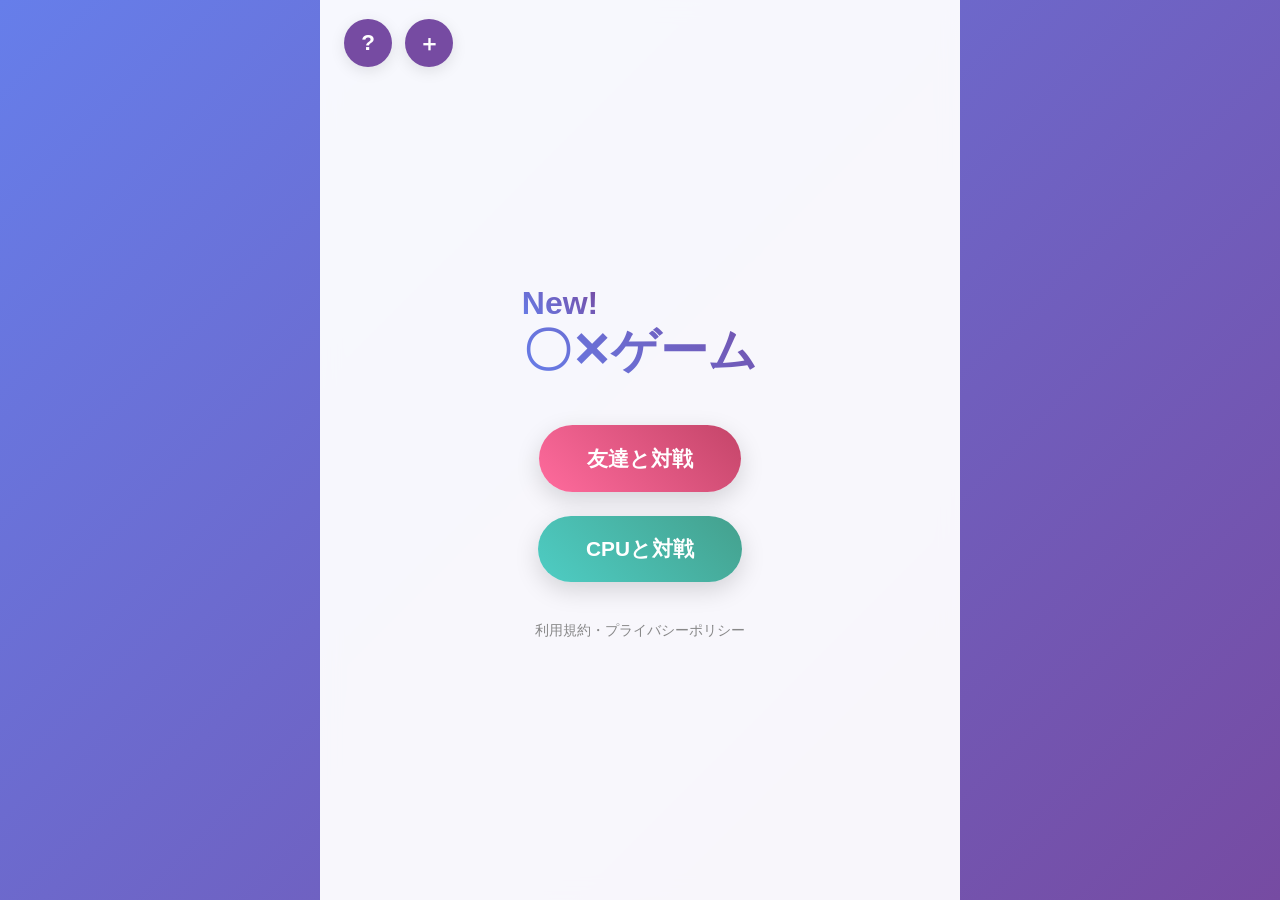
<file: index.html>
<!DOCTYPE html>
<html lang="ja">
<head>
    <meta charset="UTF-8">
    <meta name="viewport" content="width=device-width, initial-scale=1.0, maximum-scale=1.0, user-scalable=no">
    <title>New! 〇✕ゲーム</title>
    <link rel="stylesheet" href="style.css">
    
    <!-- PWA用の設定 -->
    <link rel="manifest" href="manifest.json">
    <meta name="theme-color" content="#667eea">
    <!-- iOS用のアイコン指定 -->
    <link rel="apple-touch-icon" href="icon-192x192.png">
</head>
<body>
    <div class="main-container">
        <div class="main-screen" id="main-screen">
            <div class="header-action-group">
                <button id="help-btn" class="help-btn">?</button>
                <button id="settings-btn" class="help-btn">＋</button>
            </div>
            
            <div class="main-content">
                <h1 class="title"><span class="title-new">New!</span><br><span class="title-main">〇✕ゲーム</span></h1>
                
                <div class="game-mode-buttons">
                    <button id="play-2p-btn" class="play-btn play-2p-btn">友達と対戦</button>
                    <button id="play-cpu-btn" class="play-btn play-cpu-btn">CPUと対戦</button>
                </div>

                <div class="terms-link-container">
                    <a href="terms.html" class="terms-link">利用規約・プライバシーポリシー</a>
                </div>
            </div>
        </div>

        <div class="cpu-selection-screen" id="cpu-selection-screen" style="display: none;">
            <button id="back-to-main-from-cpu-btn" class="back-btn header-back-btn">＜</button>
            <div class="cpu-selection-content">
                <h2 class="cpu-title" id="setup-screen-title">対戦モード設定</h2>
                
                <p class="cpu-subtitle">1. 盤面の大きさを選択してください</p>
                <div class="difficulty-options">
                    <button id="board-6x6-btn" class="speed-toggle-btn active">６×６</button>
                    <button id="board-7x7-btn" class="speed-toggle-btn">７×７</button>
                </div>

                <div id="p2-only-setup-options" style="display: none;">
                    <p class="cpu-subtitle">2. 勝利条件を選択して下さい</p>
                    <div class="difficulty-options">
                        <button id="match-1-btn" class="speed-toggle-btn active">１本先取</button>
                        <button id="match-2-btn" class="speed-toggle-btn">２本先取</button>
                        <button id="match-3-btn" class="speed-toggle-btn">３本先取</button>
                    </div>
                </div>

                <div id="cpu-only-setup-options">
                    <p class="cpu-subtitle">2. CPUの難易度を選択してください</p>
                    <div class="difficulty-options">
                        <button id="diff-easy-btn" class="speed-toggle-btn active">イージー</button>
                        <button id="diff-normal-btn" class="speed-toggle-btn">ノーマル</button>
                        <button id="diff-hard-btn" class="speed-toggle-btn">ハード</button>
                    </div>

                    <p class="cpu-subtitle">3. 先手・後手を選択してください</p>
                    <div class="difficulty-options">
                        <button id="cpu-first-btn" class="speed-toggle-btn active">先手 (あなた)</button>
                        <button id="cpu-second-btn" class="speed-toggle-btn">後手 (CPU)</button>
                        <button id="cpu-random-btn" class="speed-toggle-btn">ランダム</button>
                    </div>
                </div>

                <div class="cpu-options" style="margin-top: 2rem;">
                    <button id="game-start-final-btn" class="cpu-option-btn cpu-first-btn" style="justify-content: center;">
                        <span class="option-text">対戦スタート！</span>
                    </button>
                </div>
            </div>
        </div>

        <div class="game-screen" id="game-screen" style="display: none;">
            <div class="game-header">
                <div class="header-action-group-game">
                    <button id="help-btn-game" class="help-btn">?</button>
                    <button id="settings-btn-game" class="help-btn">＋</button>
                </div>
                <button id="back-to-main-from-game-btn" class="back-btn">＜</button>
            </div>

            <div class="gravity-section">
                <button id="gravity-btn" class="gravity-btn">重力</button>
                <div class="gravity-directions" id="gravity-directions" style="display: none;">
                    <button class="direction-btn" data-direction="up">↑</button>
                    <button class="direction-btn" data-direction="left">←</button>
                    <button class="direction-btn" data-direction="right">→</button>
                    <button class="direction-btn" data-direction="down">↓</button>
                </div>
            </div>

            <div class="game-board" id="game-board"></div>
            
            <div class="match-scoreboard" id="match-scoreboard" style="display: none;">
                <span class="score-box o-score">〇 <span id="score-o-display">0</span></span>
                <span class="score-divider">ー</span>
                <span class="score-box x-score"><span id="score-x-display">0</span> ✕</span>
                <div class="match-target-text" id="match-target-text">（2本先取）</div>
            </div>

            <div class="game-info">
                <div class="status" id="status">〇の番です</div>
            </div>
            
            <div class="controls">
                <button id="undo-btn" class="control-action-btn undo-btn" disabled>１手戻る</button>
                <button id="reset-btn" class="control-action-btn reset-btn">リセット</button>
            </div>
        </div>
        
        <div class="help-modal" id="help-modal">
            <div class="modal-content">
                <div class="modal-header">
                    <h2>ヘルプ</h2>
                    <button id="close-help-btn" class="close-btn">×</button>
                </div>
                <div class="help-content">
                    <div class="help-section">
                        <h3>ゲームルール</h3>
                        <div class="rules-content">
                            <div class="rule-item-visual">
                                <div class="rule-left">
                                    <span class="rule-icon">🏆</span>
                                    <span class="rule-text"><strong>４つ並べると勝利</strong><br>縦・横・斜めのいずれかに自分のコマを４つ以上並べると勝利です。</span>
                                </div>
                                <div class="visual-diagram">
                                    <div class="diag-cell o">〇</div><div class="diag-cell o">〇</div><div class="diag-cell o">〇</div><div class="diag-cell o">〇</div>
                                </div>
                            </div>
                            <div class="rule-item-visual">
                                <div class="rule-left">
                                    <span class="rule-icon">👻</span>
                                    <span class="rule-text"><strong>ちょうど３つで消滅</strong><br>コマが３つ並んでしまうと、その３つのコマは消滅します。</span>
                                </div>
                                <div class="visual-diagram responsive-diagram-box">
                                    <div class="diag-row-group">
                                        <div class="diag-cell x">✕</div><div class="diag-cell x">✕</div><div class="diag-cell x">✕</div>
                                    </div>
                                    <div class="diag-arrow-down">↓</div>
                                    <div class="diag-row-group">
                                        <div class="diag-cell ghost"></div><div class="diag-cell ghost"></div><div class="diag-cell ghost"></div>
                                    </div>
                                </div>
                            </div>
                            <div class="rule-item-visual">
                                <div class="rule-left">
                                    <span class="rule-icon">🌎</span>
                                    <span class="rule-text wrap-text"><strong>重力</strong><br>盤面にある全てのコマを任意の方向に移動できます。移動後に３つ揃った場合は画像のような効果が発生します。使用回数は設定で変更可能です（デフォルト1回）。</span>
                                </div>
                                <div class="visual-flow-container">
                                    <div class="flow-step-block">
                                        <div class="step-title">1. 元の盤面</div>
                                        <div class="diagram-grid-4">
                                            <div class="diag-cell empty"></div><div class="diag-cell empty"></div><div class="diag-cell x">✕</div><div class="diag-cell empty"></div>
                                            <div class="diag-cell x">✕</div><div class="diag-cell empty"></div><div class="diag-cell o">〇</div><div class="diag-cell empty"></div>
                                            <div class="diag-cell o">〇</div><div class="diag-cell empty"></div><div class="diag-cell empty"></div><div class="diag-cell x">✕</div>
                                            <div class="diag-cell empty"></div><div class="diag-cell o">〇</div><div class="diag-cell empty"></div><div class="diag-cell empty"></div>
                                        </div>
                                    </div>
                                    <div class="flow-step-block">
                                        <div class="step-title">2. 重力の使用</div>
                                        <div class="diagram-grid-4">
                                            <div class="diag-cell empty"></div><div class="diag-cell empty"></div><div class="diag-cell empty"></div><div class="diag-cell empty"></div>
                                            <div class="diag-cell empty"></div><div class="diag-cell empty"></div><div class="diag-cell empty"></div><div class="diag-cell empty"></div>
                                            <div class="diag-cell x">✕</div><div class="diag-cell empty"></div><div class="diag-cell x">✕</div><div class="diag-cell empty"></div>
                                            <div class="diag-cell o">〇</div><div class="diag-cell o">〇</div><div class="diag-cell o">〇</div><div class="diag-cell x">✕</div>
                                        </div>
                                        <div class="step-desc-danger">(下方向に重力を使用)</div>
                                    </div>
                                    <div class="flow-step-block">
                                        <div class="step-title">3. ３つで消滅</div>
                                        <div class="diagram-grid-4">
                                            <div class="diag-cell empty"></div><div class="diag-cell empty"></div><div class="diag-cell empty"></div><div class="diag-cell empty"></div>
                                            <div class="diag-cell empty"></div><div class="diag-cell empty"></div><div class="diag-cell empty"></div><div class="diag-cell empty"></div>
                                            <div class="diag-cell x">✕</div><div class="diag-cell empty"></div><div class="diag-cell x">✕</div><div class="diag-cell empty"></div>
                                            <div class="diag-cell ghost"></div><div class="diag-cell ghost"></div><div class="diag-cell ghost"></div><div class="diag-cell x">✕</div>
                                        </div>
                                        <div class="step-desc-purple">(３つの〇が消滅)</div>
                                    </div>
                                    <div class="flow-step-block">
                                        <div class="step-title">4. 重力終了</div>
                                        <div class="diagram-grid-4">
                                            <div class="diag-cell empty"></div><div class="diag-cell empty"></div><div class="diag-cell empty"></div><div class="diag-cell empty"></div>
                                            <div class="diag-cell empty"></div><div class="diag-cell empty"></div><div class="diag-cell empty"></div><div class="diag-cell empty"></div>
                                            <div class="diag-cell empty"></div><div class="diag-cell empty"></div><div class="diag-cell empty"></div><div class="diag-cell empty"></div>
                                            <div class="diag-cell x">✕</div><div class="diag-cell empty"></div><div class="diag-cell x">✕</div><div class="diag-cell x">✕</div>
                                        </div>
                                        <div class="step-desc-success">(空いたマスを埋める)</div>
                                    </div>
                                </div>
                            </div>
                        </div>
                    </div>
                    <div class="help-section">
                        <h3>フィードバック</h3>
                        <div class="feedback-content">
                            <p>質問や感想、意見があればこのリンクからお願いします。</p>
                            <a href="https://forms.gle/ToWwrxpobhStJWzk7" target="_blank" class="feedback-link">https//feedbackhakokokara</a>
                        </div>
                    </div>
                </div>
            </div>
        </div>

        <div class="help-modal" id="settings-modal">
            <div class="modal-content" style="max-width: 400px;">
                <div class="modal-header">
                    <h2>設定</h2>
                    <button id="close-settings-btn" class="close-btn">×</button>
                </div>
                <div class="help-content">
                    <div class="help-section">
                        <h3>ガイド機能</h3>
                        <div class="settings-row">
                            <button id="guide-on-btn" class="speed-toggle-btn active">ON</button>
                            <button id="guide-off-btn" class="speed-toggle-btn">OFF</button>
                        </div>
                        <p style="font-size: 0.8rem; color: #666; margin-top: 5px; text-align: left; line-height: 1.3;">※ONにすると、３つ揃って消滅するマスの事前警告や、重力ボタンの長押しで重力による移動後の盤面が表示されます。</p>
                    </div>
                    <div class="help-section">
                        <h3>重力の使用回数</h3>
                        <div class="settings-row" style="grid-template-columns: 1fr 1fr 1fr; margin-top: 5px;">
                            <button id="gravity-0-btn" class="speed-toggle-btn">0回</button>
                            <button id="gravity-1-btn" class="speed-toggle-btn active">1回</button>
                            <button id="gravity-2-btn" class="speed-toggle-btn">2回</button>
                        </div>
                        <p style="font-size: 0.8rem; color: #666; margin-top: 5px; text-align: left; line-height: 1.3;">※1ゲーム中に各プレイヤーが使用できる重力の回数です。※設定は次回のゲーム（リセット）から適用されます。</p>
                    </div>
                    <div class="help-section">
                        <h3>テーマカラー</h3>
                        <div class="settings-row">
                            <button id="theme-default-btn" class="speed-toggle-btn active">デフォルト</button>
                            <button id="theme-dark-btn" class="speed-toggle-btn">ダーク</button>
                        </div>
                    </div>
                </div>
            </div>
        </div>
        
        <div class="winner-modal" id="winner-modal" style="display: none;">
            <div class="modal-content">
                <h2 id="winner-text">〇が勝ちました！</h2>
                <div class="winner-modal-buttons">
                    <button id="play-again-btn" class="play-again-btn">次の試合へ</button>
                    <button id="back-to-main-btn" class="back-btn">メインに戻る</button>
                </div>
            </div>
        </div>

        <div id="loading-indicator" class="loading-overlay">
            <div class="loading-spinner"></div>
            <p>重力処理中...</p>
        </div>

    </div>
    
    <!-- サービスワーカーの登録 -->
    <script>
        if ('serviceWorker' in navigator) {
            window.addEventListener('load', () => {
                navigator.serviceWorker.register('./sw.js')
                    .then(registration => {
                        console.log('ServiceWorker registration successful with scope: ', registration.scope);
                    })
                    .catch(err => {
                        console.log('ServiceWorker registration failed: ', err);
                    });
            });
        }
    </script>
    <script src="script.js"></script>
</body>
</html>
</file>
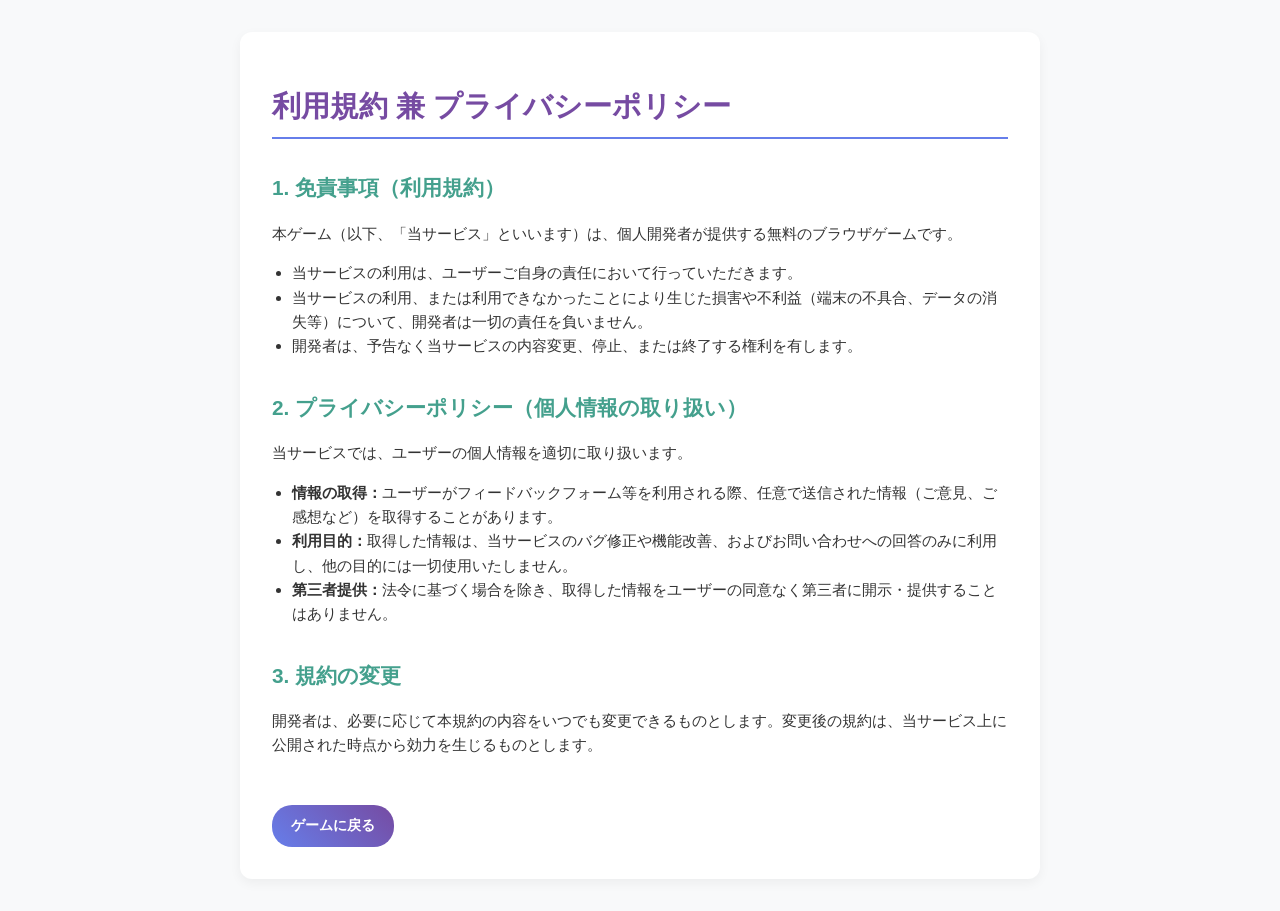
<file: terms.html>
<!DOCTYPE html>
<html lang="ja">
<head>
    <meta charset="UTF-8">
    <meta name="viewport" content="width=device-width, initial-scale=1.0">
    <title>利用規約・プライバシーポリシー | 〇✕ゲーム</title>
    <style>
        body {
            font-family: 'Segoe UI', Tahoma, Geneva, Verdana, sans-serif;
            line-height: 1.6;
            color: #333;
            max-width: 800px;
            margin: 0 auto;
            padding: 2rem;
            background: #f8f9fa;
        }
        .container {
            background: white;
            padding: 2rem;
            border-radius: 12px;
            box-shadow: 0 4px 12px rgba(0,0,0,0.05);
        }
        h1 {
            font-size: 1.8rem;
            color: #764ba2;
            border-bottom: 2px solid #667eea;
            padding-bottom: 0.5rem;
            margin-bottom: 2rem;
        }
        h2 {
            font-size: 1.3rem;
            color: #44a08d;
            margin-top: 2rem;
        }
        p, ul {
            font-size: 0.95rem;
        }
        ul {
            padding-left: 20px;
        }
        .back-btn {
            display: inline-block;
            margin-top: 2rem;
            padding: 0.6rem 1.2rem;
            background: linear-gradient(45deg, #667eea, #764ba2);
            color: white;
            text-decoration: none;
            border-radius: 20px;
            font-weight: 600;
            font-size: 0.9rem;
        }
    </style>
</head>
<body>

<div class="container">
    <h1>利用規約 兼 プライバシーポリシー</h1>

    <h2>1. 免責事項（利用規約）</h2>
    <p>本ゲーム（以下、「当サービス」といいます）は、個人開発者が提供する無料のブラウザゲームです。</p>
    <ul>
        <li>当サービスの利用は、ユーザーご自身の責任において行っていただきます。</li>
        <li>当サービスの利用、または利用できなかったことにより生じた損害や不利益（端末の不具合、データの消失等）について、開発者は一切の責任を負いません。</li>
        <li>開発者は、予告なく当サービスの内容変更、停止、または終了する権利を有します。</li>
    </ul>

    <h2>2. プライバシーポリシー（個人情報の取り扱い）</h2>
    <p>当サービスでは、ユーザーの個人情報を適切に取り扱います。</p>
    <ul>
        <li><strong>情報の取得：</strong>ユーザーがフィードバックフォーム等を利用される際、任意で送信された情報（ご意見、ご感想など）を取得することがあります。</li>
        <li><strong>利用目的：</strong>取得した情報は、当サービスのバグ修正や機能改善、およびお問い合わせへの回答のみに利用し、他の目的には一切使用いたしません。</li>
        <li><strong>第三者提供：</strong>法令に基づく場合を除き、取得した情報をユーザーの同意なく第三者に開示・提供することはありません。</li>
    </ul>

    <h2>3. 規約の変更</h2>
    <p>開発者は、必要に応じて本規約の内容をいつでも変更できるものとします。変更後の規約は、当サービス上に公開された時点から効力を生じるものとします。</p>

    <a href="index.html" class="back-btn">ゲームに戻る</a>
</div>

</body>
</html>
</file>
<file: style.css>
* { margin: 0; padding: 0; box-sizing: border-box; -webkit-user-select: none; user-select: none; }
body { font-family: 'Segoe UI', Tahoma, Geneva, Verdana, sans-serif; background: linear-gradient(135deg, #667eea 0%, #764ba2 100%); min-height: 100vh; color: #333; overflow-x: hidden; transition: background 0.5s ease; }
body.dark-theme { background: linear-gradient(135deg, #1f2937 0%, #111827 100%); color: #f3f4f6; }

/* 💻📱 共通：左上ヘッダーアクションエリア */
.header-action-group, .header-action-group-game { position: absolute; top: 1.2rem; left: 1.5rem; display: flex; gap: 0.8rem; z-index: 100; }
.main-container { width: 100%; min-height: 100vh; display: flex; justify-content: center; overflow: hidden; }

.main-screen { width: 50%; min-height: 100vh; display: flex; flex-direction: column; align-items: center; justify-content: center; background: rgba(255, 255, 255, 0.95); backdrop-filter: blur(10px); padding: 2rem; position: relative; transition: background 0.5s ease; }
body.dark-theme .main-screen { background: rgba(31, 41, 55, 0.95); }

/* ヘルプ・設定ボタンを大きく押しやすく */
.help-btn { background: #764ba2; color: white; border: none; border-radius: 50%; font-size: 1.4rem; font-weight: bold; cursor: pointer; transition: all 0.3s ease; box-shadow: 0 4px 15px rgba(0, 0, 0, 0.1); width: 48px; height: 48px; display: flex; align-items: center; justify-content: center; }
body.dark-theme .help-btn { background: #4b5563; }
.help-btn:hover { transform: translateY(-2px); box-shadow: 0 6px 20px rgba(0, 0, 0, 0.15); }

.main-content { text-align: center; max-width: 400px; }
.title { font-size: 3rem; margin-bottom: 3rem; background: linear-gradient(45deg, #667eea, #764ba2); -webkit-background-clip: text; -webkit-text-fill-color: transparent; background-clip: text; font-weight: bold; line-height: 1.1; position: relative; }
body.dark-theme .title { background: linear-gradient(45deg, #a78bfa, #f472b6); -webkit-background-clip: text; }
.title-new { display: inline-block; background: linear-gradient(45deg, #667eea, #764ba2); -webkit-background-clip: text; -webkit-text-fill-color: transparent; font-size: 2rem; transform: translateX(-80px); }
body.dark-theme .title-new { background: linear-gradient(45deg, #a78bfa, #f472b6); -webkit-background-clip: text; }
.title-main { display: inline-block; }
.main-content { margin-top: 20px; }

.game-mode-buttons { display: flex; flex-direction: column; gap: 1.5rem; align-items: center; }
.play-btn { padding: 1.2rem 3rem; border-radius: 50px; font-size: 1.3rem; font-weight: 600; cursor: pointer; transition: all 0.3s ease; box-shadow: 0 8px 25px rgba(0, 0, 0, 0.15); min-width: 200px; border: none; color: white; }
.play-2p-btn { background: linear-gradient(45deg, #ff6b9d, #c44569); }
.play-cpu-btn { background: linear-gradient(45deg, #4ecdc4, #44a08d); }
.play-btn:hover { transform: translateY(-3px); box-shadow: 0 12px 35px rgba(0, 0, 0, 0.2); }

.game-screen { width: 50%; min-height: 100vh; background: rgba(255, 255, 255, 0.95); backdrop-filter: blur(10px); padding: 5.5rem 2rem 2rem 2rem; display: flex; flex-direction: column; align-items: center; position: relative; transition: background 0.5s ease; }
body.dark-theme .game-screen { background: rgba(31, 41, 55, 0.95); }

.game-header { width: 100%; position: absolute; top: 0; left: 0; padding: 1.2rem 1.5rem; display: flex; justify-content: space-between; align-items: center; }
.game-header .back-btn { position: absolute; top: 1.2rem; right: 1.5rem; font-size: 1.5rem; width: 48px; height: 48px; padding: 0; }

/* 戻るボタンも大きく調整 */
.back-btn { background: linear-gradient(45deg, #ff6b6b, #ee5a24); color: white; border: none; border-radius: 50%; font-size: 1.5rem; font-weight: bold; cursor: pointer; transition: all 0.3s ease; width: 48px; height: 48px; display: flex; align-items: center; justify-content: center; }
.back-btn:hover { transform: translateY(-2px); box-shadow: 0 4px 15px rgba(0, 0, 0, 0.2); }

/* 🌎 重力セクション */
.gravity-section { position: relative; display: flex; flex-direction: column; align-items: center; gap: 10px; margin-top: -2.5rem; margin-bottom: 2rem; z-index: 200; }
.gravity-btn { background: linear-gradient(45deg, #4ecdc4, #44a08d); color: white; border: none; padding: 0.8rem 2.2rem; border-radius: 25px; font-size: 1rem; font-weight: 600; cursor: pointer; transition: all 0.2s ease; box-shadow: 0 4px 12px rgba(0, 0, 0, 0.1); }
.gravity-btn:disabled { background: #ccc; cursor: not-allowed; transform: none; box-shadow: none; }
body.dark-theme .gravity-btn:disabled { background: #4b5563; color: #9ca3af; }

.gravity-directions { position: absolute; top: 115%; left: 50%; transform: translateX(-50%); z-index: 210; background: white; border-radius: 30px; box-shadow: 0 6px 25px rgba(0, 0, 0, 0.2); padding: 6px; display: flex; gap: 10px; }
body.dark-theme .gravity-directions { background: #374151; }
.direction-btn { width: 46px; height: 46px; background: linear-gradient(45deg, #667eea, #764ba2); color: white; border: none; border-radius: 50%; font-size: 1.4rem; font-weight: bold; cursor: pointer; transition: transform 0.15s ease, box-shadow 0.15s ease; display: flex; align-items: center; justify-content: center; }
.direction-btn.preview-active { box-shadow: 0 0 20px #4ecdc4 !important; border: 3px solid #fff !important; transform: scale(1.1); }

/* 🛠 PC版盤面コンテナ */
.game-board { display: grid; margin-bottom: 1.5rem; width: 100%; max-width: 440px; margin-left: auto !important; margin-right: auto !important; justify-content: center; }
.game-board.size-6x6 { grid-template-columns: repeat(6, 1fr); gap: 8px; }
.game-board.size-7x7 { grid-template-columns: repeat(7, 1fr); gap: 6px; }

.cell { width: 100%; aspect-ratio: 1 / 1; background: #e6e6e6; border: 2px solid transparent; border-radius: 12px; cursor: pointer; display: flex; align-items: center; justify-content: center; font-size: 2.2rem; font-weight: bold; transition: background 0.15s, border-color 0.15s, transform 0.15s; box-shadow: inset 1px 1px 3px rgba(0,0,0,0.05), 2px 2px 8px rgba(0, 0, 0, 0.08); -webkit-tap-highlight-color: transparent; will-change: transform, background-color, border-color; transform: translate3d(0, 0, 0); }
.game-board.size-7x7 .cell { font-size: 1.8rem; border-radius: 8px; }
body.dark-theme .cell { background: #262f3c; box-shadow: inset 1px 1px 2px rgba(255,255,255,0.05), 2px 2px 8px rgba(0, 0, 0, 0.2); }
.cell.moving { transform: translate3d(0, 0, 0) scale(1); backface-visibility: hidden; perspective: 1000px; }
.cell.danger-border { border-color: rgba(255, 71, 87, 0.6) !important; background: #fff0f0 !important; }
body.dark-theme .cell.danger-border { border-color: rgba(255, 71, 87, 0.7) !important; background: #2d1b22 !important; }
.cell.o { color: #667eea; background: #e8f4fd; }
body.dark-theme .cell.o { color: #60a5fa; background: #1e293b; }
.cell.x { color: #764ba2; background: #fdf2ff; }
body.dark-theme .cell.x { color: #f472b6; background: #371e36; }
.cell.preview-o { color: rgba(102, 126, 234, 0.35) !important; }
.cell.preview-x { color: rgba(118, 75, 162, 0.35) !important; }
.cell.winning-cell { animation: winningPulse 1.8s cubic-bezier(0.4, 0, 0.2, 1) infinite; z-index: 5; }
.cell.highlight-for-removal { border: 3px solid #ffcc00 !important; box-shadow: 0 0 12px rgba(255, 204, 0, 0.7) !important; transform: translate3d(0,0,0) scale(1.05); }

@keyframes winningPulse { 0% { transform: translate3d(0,0,0) scale(1.02); box-shadow: 0 0 12px rgba(255, 107, 157, 0.6); } 50% { transform: translate3d(0,0,0) scale(1.08); box-shadow: 0 0 22px rgba(196, 69, 105, 0.9); } 100% { transform: translate3d(0,0,0) scale(1.02); box-shadow: 0 0 12px rgba(255, 107, 157, 0.6); } }

/* 下部へ移動したスコアボードのスタイル */
.match-scoreboard { display: flex; align-items: center; justify-content: center; gap: 15px; margin-top: 0.5rem; margin-bottom: 2.2rem; background: rgba(0, 0, 0, 0.04); padding: 8px 24px; border-radius: 20px; font-weight: bold; position: relative; width: fit-content; margin-left: auto; margin-right: auto; }
body.dark-theme .match-scoreboard { background: rgba(255, 255, 255, 0.05); }
.score-box { font-size: 1.4rem; padding: 2px 10px; border-radius: 8px; }
.score-box.o-score { color: #667eea; }
body.dark-theme .score-box.o-score { color: #60a5fa; }
.score-box.x-score { color: #764ba2; }
body.dark-theme .score-box.x-score { color: #f472b6; }
.score-divider { color: #888; font-size: 1.2rem; }

/* 「何点先取」を独立表示 */
.match-target-text { position: absolute; bottom: -1.5rem; left: 50%; transform: translateX(-50%); font-size: 0.85rem; color: #555; font-weight: 600; white-space: nowrap; }
body.dark-theme .match-target-text { color: #ccc; }

.game-info { margin-bottom: 1.5rem; text-align: center; }
.status { font-size: 1.3rem; font-weight: 600; margin-bottom: 0.5rem; color: #555; }
body.dark-theme .status { color: #d1d5db; }

.controls { display: flex; gap: 1.2rem; justify-content: center; margin-top: 1rem; margin-bottom: 1rem; width: 100%; max-width: 450px; padding: 0 8px; }
.control-action-btn { flex: 1; padding: 1.1rem 1.5rem; border: none; border-radius: 30px; font-size: 1.1rem; font-weight: 600; cursor: pointer; transition: all 0.2s ease; color: white; box-shadow: 0 4px 15px rgba(0, 0, 0, 0.1); text-align: center; display: flex; align-items: center; justify-content: center; }
.control-action-btn.undo-btn { background: linear-gradient(45deg, #2ecc71, #26ae60); }
.control-action-btn.reset-btn { background: linear-gradient(45deg, #ff4757, #ee5a24); }
.control-action-btn:disabled { opacity: 0.35 !important; cursor: not-allowed !important; transform: none !important; box-shadow: none !important; }

.cpu-selection-screen { width: 50%; min-height: 100vh; background: rgba(255, 255, 255, 0.95); backdrop-filter: blur(10px); padding: 6rem 2rem 2rem 2rem; display: flex; flex-direction: column; align-items: center; justify-content: center; position: relative; transition: background 0.5s ease; }
body.dark-theme .cpu-selection-screen { background: rgba(31, 41, 55, 0.95); }

/* 【変更】選択画面の戻るボタンを右上に移動 */
.header-back-btn { position: absolute; top: 1.2rem !important; right: 1.5rem !important; left: auto !important; }

.cpu-selection-content { width: 100%; display: flex; flex-direction: column; align-items: center; text-align: center; }
.cpu-title { font-size: 2.3rem; margin-bottom: 2rem; background: linear-gradient(45deg, #667eea, #764ba2); -webkit-background-clip: text; -webkit-text-fill-color: transparent; background-clip: text; font-weight: bold; }
body.dark-theme .cpu-title {
    -webkit-background-clip: text;
}
.cpu-subtitle { font-size: 1.1rem; color: #666; margin-bottom: 0.8rem; font-weight: 500; margin-top: 0.5rem; }
body.dark-theme .cpu-subtitle { color: #9ca3af; }
.difficulty-options { display: flex; gap: 10px; margin-bottom: 2rem; justify-content: center; width: 100%; max-width: 400px; }
.cpu-options { display: flex; flex-direction: column; gap: 1.2rem; align-items: center; width: 100%; }
.cpu-option-btn { display: flex; align-items: center; gap: 1rem; padding: 1.1rem 2rem; border-radius: 50px; font-size: 1.1rem; font-weight: 600; cursor: pointer; transition: all 0.3s ease; box-shadow: 0 8px 25px rgba(0, 0, 0, 0.15); min-width: 250px; border: none; color: white; }
.cpu-first-btn { background: linear-gradient(45deg, #4ecdc4, #44a08d); }
.cpu-second-btn { background: linear-gradient(45deg, #ff6b9d, #c44569); }
.cpu-random-btn { background: linear-gradient(45deg, #667eea, #764ba2); }

.help-modal { display: none; position: fixed; top: 0; left: 0; width: 100vw; height: 100vh; background: rgba(0, 0, 0, 0.5); z-index: 999999 !important; align-items: center; justify-content: center; }
.help-modal .modal-content { background: white; padding: 2rem; border-radius: 20px; text-align: center; box-shadow: 0 20px 40px rgba(0, 0, 0, 0.3); animation: modalSlideIn 0.3s ease-out; max-width: 600px; width: 90%; position: relative; max-height: 85vh; overflow-y: auto; }
body.dark-theme .help-modal .modal-content { background: #1f2937; color: #f3f4f6; }
.modal-header { display: flex; justify-content: space-between; align-items: center; margin-bottom: 1.5rem; width: 100%; }
.modal-header h2 { margin: 0; color: #333; font-size: 1.8rem; }
body.dark-theme .modal-header h2 { color: #f3f4f6; }
.close-btn { background: none; border: none; font-size: 2rem; cursor: pointer; color: #666; line-height: 1; }
body.dark-theme .close-btn { color: #9ca3af; }

.help-content { display: flex; flex-direction: column; gap: 2rem; text-align: left; }
.help-section h3 { color: #333; font-size: 1.3rem; margin-bottom: 1rem; text-align: left; }
body.dark-theme .help-section h3 { color: #e5e7eb; }
.rule-item-visual { display: flex; flex-direction: column; gap: 12px; padding: 15px; background: linear-gradient(135deg, #f8f9fa, #e9ecef); border-radius: 12px; margin-bottom: 12px; }
body.dark-theme .rule-item-visual { background: linear-gradient(135deg, #374151, #4b5563); }
.rule-left { display: flex; align-items: flex-start; gap: 12px; }
.wrap-text { word-break: break-all; white-space: normal; line-height: 1.4; }
.visual-diagram { display: flex; align-items: center; gap: 5px; background: rgba(0,0,0,0.03); padding: 8px; border-radius: 8px; width: fit-content; margin-left: auto; margin-right: auto; }

.visual-flow-container { display: grid; grid-template-columns: repeat(2, 1fr) !important; gap: 20px 15px !important; align-items: start; margin-top: 10px; background: rgba(0,0,0,0.02); padding: 15px; border-radius: 12px; width: 100%; justify-content: center; }
body.dark-theme .visual-flow-container { background: rgba(255,255,255,0.02); }
.flow-step-block { display: flex; flex-direction: column; align-items: center; gap: 6px; width: 100%; text-align: center; }
.step-title { font-size: 0.8rem; text-align: center; color: #666; font-weight: 600; }
body.dark-theme .step-title { color: #9ca3af; }
.diagram-grid-4 { display: grid; grid-template-columns: repeat(4, 26px); gap: 2px; }
.step-desc-danger { font-size: 0.65rem; color: #ff4757; text-align: center; font-weight: 600; }
.step-desc-purple { font-size: 0.65rem; color: #ff4757; text-align: center; font-weight: 600; }
.step-desc-success { font-size: 0.65rem; color: #ff4757; text-align: center; font-weight: 600; }

.diag-cell { width: 26px; height: 26px; background: white; border-radius: 6px; display: flex; align-items: center; justify-content: center; font-weight: bold; font-size: 0.8rem; box-shadow: 1px 1px 4px rgba(0,0,0,0.1); }
body.dark-theme .diag-cell { background: #1f2937; }
.diag-cell.o { color: #667eea; background: #e8f4fd; }
.diag-cell.x { color: #764ba2; background: #fde8e8; }
.diag-cell.empty { background: #e9ecef; }
body.dark-theme .diag-cell.empty { background: #111827; }
.diag-cell.ghost { background: #f1f2f6; color: #ccc; border: 1px dashed #ccc; }
body.dark-theme .diag-cell.ghost { background: #374151; border-color: #555; }

.settings-row { display: grid; grid-template-columns: 1fr 1fr; gap: 10px; width: 100%; }
.speed-toggle-btn { padding: 12px; border: 2px solid #e9ecef; background: white; border-radius: 12px; font-size: 1rem; font-weight: 600; cursor: pointer; transition: all 0.3s ease; color: #666; }
body.dark-theme .speed-toggle-btn { background: #374151; border-color: #4b5563; color: #d1d5db; }
.speed-toggle-btn:hover { background: #f8f9fa; border-color: #667eea; }
.speed-toggle-btn.active { background: linear-gradient(135deg, #667eea 0%, #764ba2 100%); color: white; border-color: transparent; box-shadow: 0 4px 15px rgba(118, 75, 162, 0.2); }
body.dark-theme .speed-toggle-btn.active { background: linear-gradient(135deg, #8b5cf6 0%, #ec4899 100%); }

.winner-modal { display: none; position: fixed; top: 0; left: 0; width: 100vw; height: 100vh; background: rgba(0, 0, 0, 0.4); backdrop-filter: blur(4px); z-index: 9999999 !important; display: flex; justify-content: center; align-items: center; }
.winner-modal .modal-content { background-color: white; padding: 40px 30px; border-radius: 20px; box-shadow: 0 15px 35px rgba(0, 0, 0, 0.3); text-align: center; width: 85%; max-width: 400px; animation: modalSlideIn 0.3s ease-out; }
body.dark-theme .winner-modal .modal-content { background-color: #1f2937; color: white; }
.winner-modal h2 { font-size: 1.8rem; margin-bottom: 2rem; }

.winner-modal-buttons { display: flex; flex-direction: column; gap: 1rem; width: 100%; }
.winner-modal-buttons button { width: 100% !important; height: auto !important; padding: 1rem 1.5rem !important; font-size: 1.1rem !important; font-weight: 600 !important; border: none !important; border-radius: 50px !important; cursor: pointer !important; transition: transform 0.2s ease, box-shadow 0.2s ease !important; display: block !important; text-align: center !important; }
.winner-modal .play-again-btn { background: linear-gradient(45deg, #4ecdc4, #44a08d); color: white; }
.winner-modal .back-to-main-btn { background: linear-gradient(45deg, #ff6b6b, #ee5a24); color: white; }

.loading-overlay { position: fixed; top: 0; left: 0; width: 100%; height: 100%; background: rgba(0, 0, 0, 0.5); display: flex; justify-content: center; align-items: center; z-index: 9998; color: white; font-size: 1.5em; flex-direction: column; display: none; }
.loading-spinner { border: 8px solid #f3f3f3; border-top: 8px solid #3498db; border-radius: 50%; width: 60px; height: 60px; animation: spin 2s linear infinite; margin-bottom: 20px; }

@keyframes spin { 0% { transform: rotate(0deg); } 100% { transform: rotate(360deg); } }
@keyframes modalSlideIn { from { opacity: 0; transform: translateY(-30px); } to { opacity: 1; transform: translateY(0); } }

/* レスポンシブ設計 */
@media (max-width: 1024px) {
    .main-container { flex-direction: column; }
    .main-screen, .game-screen, .cpu-selection-screen { width: 100%; min-height: 100vh; }
    .main-screen { padding: 3rem 2rem; }
    .game-screen { padding: 5.5rem 1.5rem 1.5rem 1.5rem; justify-content: flex-start; }
    /* 【変更】1024px時も右上に固定 */
    .header-back-btn { top: 1.2rem !important; right: 1.5rem !important; left: auto !important; }
}

@media (max-width: 600px) {
    .header-action-group, .header-action-group-game { top: 1rem !important; left: 1rem !important; }
    .main-screen { padding: 0; min-height: 100vh; justify-content: center; }
    .main-content { padding: 2rem 1.5rem; width: 100%; display: flex; flex-direction: column; align-items: center; gap: 2rem; }
    .title { font-size: 2.5rem; text-align: center; margin-bottom: 1.5rem; }
    .title-new { transform: translateX(0); font-size: 1.5rem; display: block; margin-bottom: 0.5rem; }
    .game-mode-buttons { gap: 1.5rem; width: 100%; max-width: 280px; }
    .play-btn { min-width: 100%; padding: 1.2rem 2rem; font-size: 1.2rem; border-radius: 30px; }
    
    .game-board { width: 100% !important; max-width: calc(100% - 32px) !important; margin-bottom: 2rem !important; margin-left: auto !important; margin-right: auto !important; padding: 0 !important; display: grid !important; justify-content: center !important; justify-items: center !important; }
    .cell { width: 100% !important; height: auto !important; }
    
    .game-board.size-6x6 { gap: 6px !important; grid-template-columns: repeat(6, 1fr) !important; }
    .game-board.size-6x6 .cell { font-size: 1.4rem; border-radius: 8px; }
    
    .game-board.size-7x7 { gap: 4px !important; grid-template-columns: repeat(7, 1fr) !important; }
    .game-board.size-7x7 .cell { font-size: 1.15rem; border-radius: 6px; }
    
    .gravity-section { margin-top: -2.0rem !important; margin-bottom: 4.8rem !important; }
    
    .back-btn, .help-btn { width: 46px !important; height: 46px !important; font-size: 1.25rem !important; }
    
    .game-header { padding: 1rem !important; }
    .game-header .back-btn { position: absolute; top: 1rem; right: 1rem; }
    .cpu-selection-screen { padding: 5rem 1.5rem 1.5rem 1.5rem; }
    /* 【変更】スマホ時も右上に固定 */
    .header-back-btn { top: 1rem !important; right: 1rem !important; left: auto !important; }

    .responsive-diagram-box { flex-direction: column !important; gap: 10px; }
    .visual-flow-container { grid-template-columns: repeat(2, 1fr) !important; gap: 15px 10px !important; padding: 10px; width: 100%; }
}

.responsive-diagram-box { display: flex; flex-direction: column !important; gap: 8px !important; padding: 12px 20px !important; align-items: center !important; }
.diag-row-group { display: flex; gap: 5px; justify-content: center; width: 100%; }
.diag-arrow-down { font-size: 1rem; color: #764ba2; font-weight: bold; line-height: 1; margin: 2px 0; }
body.dark-theme .diag-arrow-down { color: #a78bfa; }

.terms-link-container { margin-top: 2rem; width: 100%; display: flex; justify-content: center; }
.terms-link { font-size: 0.85rem; color: #888; text-decoration: none; transition: color 0.2s ease, opacity 0.2s ease; padding: 8px 16px; }
body.dark-theme .terms-link { color: #9ca3af; }
.terms-link:hover { color: #667eea; opacity: 0.8; }
</file>
